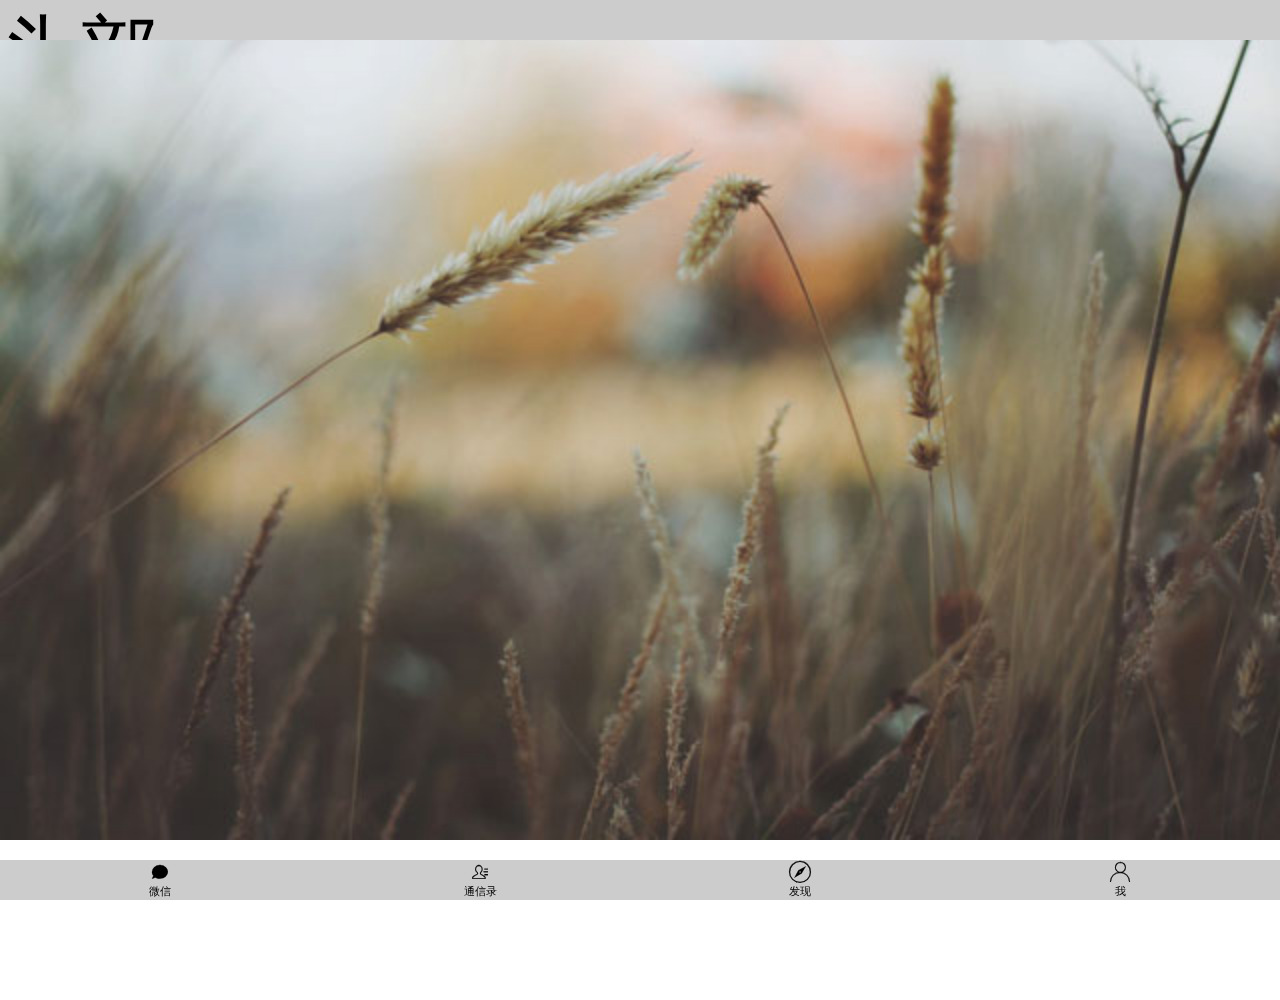
<file: index.html>
﻿<!DOCTYPE html>
<html>
	<head>
		<meta charset="utf-8" />
		<meta name="viewport" content="width=device-width, initial-scale=1.0, user-scalable=no" />
		<title></title>
		<link rel="stylesheet" href="css/iconfont.css" />
		<script type="text/javascript">
			document.documentElement.style.fontSize=innerWidth/16+"px";
		</script>
		<style>
			*{
				margin: 0;
				padding: 0;
				box-sizing: border-box;
			}
			.iconfont{
				  font-family:"iconfont" !important;
				  font-size:22px;font-style:normal;
				  -webkit-font-smoothing: antialiased;
				  -webkit-text-stroke-width: 0.2px;
				  -moz-osx-font-smoothing: grayscale;
			}
			html,
			body{
				height: 100%;
			}
			ul,ol{
				list-style: none;
			}
			body{
				padding-top: 12rem;
				padding-bottom: 40px;
				
			}
			section{
				width: 100%;
				height: 100%;
				overflow: auto;
			}
			header{
				width: 100%;
				height: 40px;
				background: #ccc;
				position: fixed;
				top: 0;
				left: 0;
			}
			footer{
				width: 100%;
				height: 40px;
				background: #ccc;
				position: fixed;
				bottom: 0;
				left: 0;
			}
			section ul li{
				position: relative;
				padding: 0.5rem 4.5rem;
				border: 1px solid #ccc;
				height: 5rem;
				
			}
			section ul li p,
			section ul li h3{
				overflow: hidden;
				white-space: nowrap;
				text-overflow: ellipsis;
			}
			section ul li p{
				padding-top: 10px;
			}
			section ul li span{
				width: 3rem;
				position: absolute;
				top: 30px;
				right: 10px;
			}
			section img{
				width: 3rem;
				position: absolute;
				top: 15px;
				left: 15px;
			}
			footer ol li{
				width: 25%;
				float: left;
				text-align: center;
			}
			footer ol li span{
				display: block;
				font-size: 11px;
			}
			.banner{
				width: 100%;
				position: fixed;
				top: 40px;
			}
			.banner img{
				width: 100%;
			}
		</style>
	</head>
	<body>
		<header>
			头部
		</header>
		<div class="banner">
			<img src="img/15.jpg"/>
		</div>
		<section>
			<ul>
				<li><img src="img/aa.jpg"/><h3>我的昵称1</h3><p>这是一句很很很很很很很很很很很很很很很很很很很很长的话</p><span>08-29</span></li>
				<li><img src="img/aa.jpg"/><h3>我的昵称2</h3><p>这是一句很很很很很很很很很很很很很很很很很很很很长的话</p><span>08-29</span></li>
				<li><img src="img/aa.jpg"/><h3>我的昵称3</h3><p>这是一句很很很很很很很很很很很很很很很很很很很很长的话</p><span>08-29</span></li>
				<li><img src="img/aa.jpg"/><h3>我的昵称4</h3><p>这是一句很很很很很很很很很很很很很很很很很很很很长的话</p><span>08-29</span></li>
				<li><img src="img/aa.jpg"/><h3>我的昵称5</h3><p>这是一句很很很很很很很很很很很很很很很很很很很很长的话</p><span>08-29</span></li>
				<li><img src="img/aa.jpg"/><h3>我的昵称6</h3><p>这是一句很很很很很很很很很很很很很很很很很很很很长的话</p><span>08-29</span></li>
				<li><img src="img/aa.jpg"/><h3>我的昵称7</h3><p>这是一句很很很很很很很很很很很很很很很很很很很很长的话</p><span>08-29</span></li>
				<li><img src="img/aa.jpg"/><h3>我的昵称8</h3><p>这是一句很很很很很很很很很很很很很很很很很很很很长的话</p><span>08-29</span></li>
				<li><img src="img/aa.jpg"/><h3>我的昵称9</h3><p>这是一句很很很很很很很很很很很很很很很很很很很很长的话</p><span>08-29</span></li>
				<li><img src="img/aa.jpg"/><h3>我的昵称10</h3><p>这是一句很很很很很很很很很很很很很很很很很很很很长的话</p><span>08-29</span></li>
				<li><img src="img/aa.jpg"/><h3>我的昵称11</h3><p>这是一句很很很很很很很很很很很很很很很很很很很很长的话</p><span>08-29</span></li>
				<li><img src="img/aa.jpg"/><h3>我的昵称12</h3><p>这是一句很很很很很很很很很很很很很很很很很很很很长的话</p><span>08-29</span></li>
				<li><img src="img/aa.jpg"/><h3>我的昵称13</h3><p>这是一句很很很很很很很很很很很很很很很很很很很很长的话</p><span>08-29</span></li>
				<li><img src="img/aa.jpg"/><h3>我的昵称14</h3><p>这是一句很很很很很很很很很很很很很很很很很很很很长的话</p><span>08-29</span></li>
				<li><img src="img/aa.jpg"/><h3>我的昵称15</h3><p>这是一句很很很很很很很很很很很很很很很很很很很很长的话</p><span>08-29</span></li>
				<li><img src="img/aa.jpg"/><h3>我的昵称16</h3><p>这是一句很很很很很很很很很很很很很很很很很很很很长的话</p><span>08-29</span></li>
				
			</ul>
		</section>
		<footer>
			<ol>
				<li>
					<span class="iconfont">&#xe6a0;</span>
					<span>微信</span>
				</li>
				<li>
					<span class="iconfont">&#xe6a1;</span>
					<span>通信录</span>
				</li>
				<li>
					<span class="iconfont">&#xe60c;</span>
					<span>发现</span>
				</li>
				<li>
					<span class="iconfont">&#xe60b;</span>
					<span>我</span>
				</li>
			</ol>
		</footer>
		<script>
			//document.addEventListener("touchstart",function(e){
			//	e.preventDefault();
			//})
		</script>
	</body>
</html>
</file>
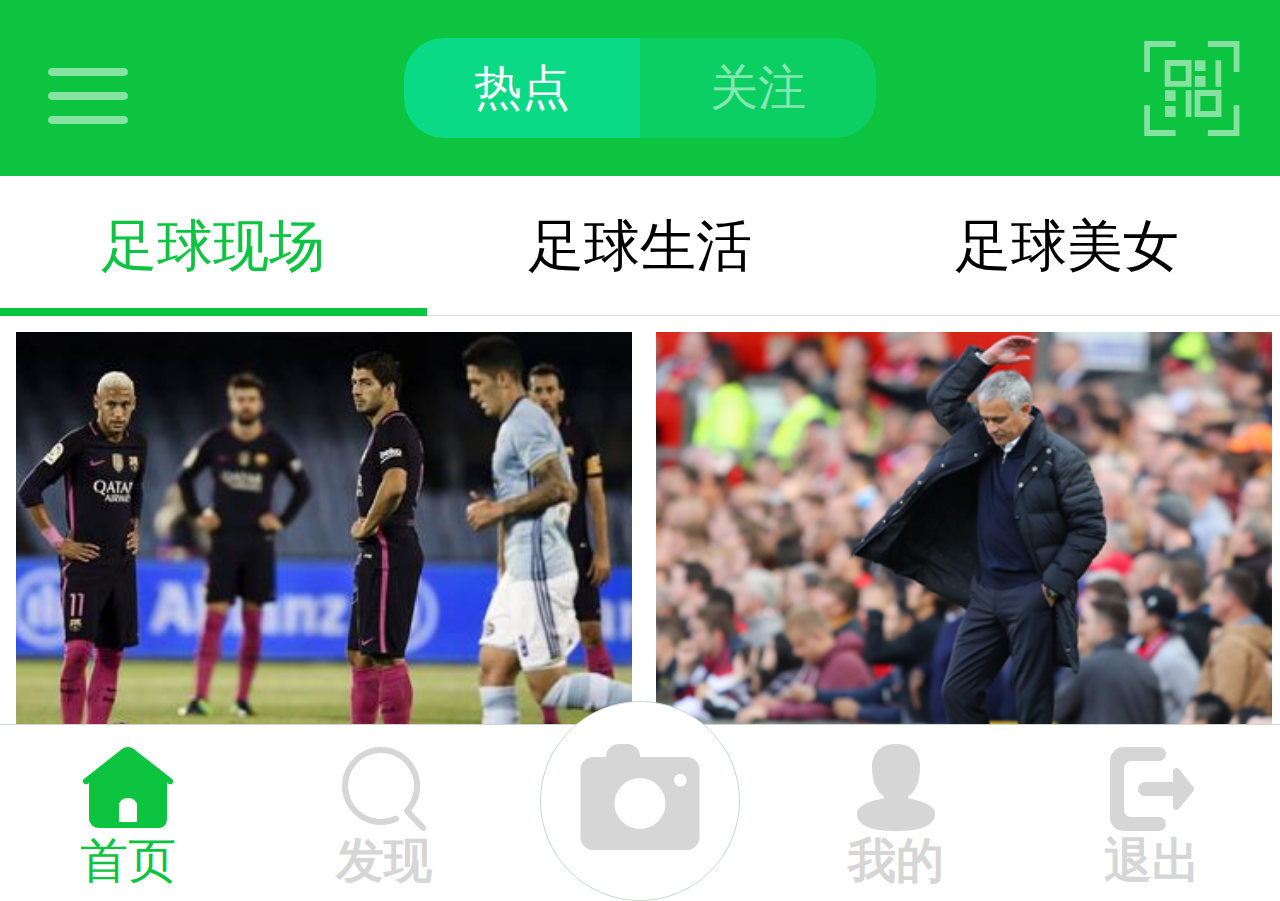
<file: daipeihu8-30/index.html>
<!DOCTYPE html>
<html>
	<head>
		<meta charset="utf-8" />
		<meta name="viewport" content="width=device-width, initial-scale=1.0,user-scalable=no" />
		<title>足球</title>
		<link rel="stylesheet" type="text/css" href="css/football.css"/>
		<script src="js/app.js"></script>
	</head>
	<body>
		<div class="container">
		    <header>
		      <ul>
		        <li class="iconfont">&#xe745;</li>
		        <li>
		          <span class="active">热点</span>
		          <span>关注</span>
		        </li>
		        <li class="iconfont">&#xe684;</li>
		      </ul>
		    </header>
		    <nav>
			    <ul>
			        <li class="active">足球现场</li>
			        <li>足球生活</li>
			        <li>足球美女</li>
			    </ul>
		    </nav>
		    <section>
		      <ul>
		        <li>
		          <img src="img/img1.jpg">
		          <b>西甲-巴萨3-4客负 皇马1-1丢榜首</b>
		        </li>
		        <li>
		          <img src="img/img2.png">
		          <b>英超-曼联憾平 曼城0-2热刺 瓜帅首败</b>
		        </li>
		        <li>
		          <img src="img/img3.jpg">
		          <b>意甲-AC米兰4-3 国米1-2罗马</b>
		        </li>
		        <li>
		          <img src="img/img4.jpg">
		          <b>德甲-拜仁1-1终结连胜 药厂擒多特</b>
		        </li>
		        <li>
		          <img src="img/img1.jpg">
		          <b>西甲-巴萨3-4客负 皇马1-1丢榜首</b>
		        </li>
		        <li>
		          <img src="img/img2.png">
		          <b>英超-曼联憾平 曼城0-2热刺 瓜帅首败</b>
		        </li>
		        <li>
		          <img src="img/img3.jpg">
		          <b>意甲-AC米兰4-3 国米1-2罗马</b>
		        </li>
		        <li>
		          <img src="img/img4.jpg">
		          <b>德甲-拜仁1-1终结连胜 药厂擒多特</b>
		        </li>
		      </ul>
		    </section>
		    <footer>
		      <ul>
		        <li class="active">
		          <i class="iconfont">&#xe6bb;</i>
		          <b>首页</b>
		        </li>
		        <li>
		          <i class="iconfont">&#xe65c;</i>
		          <b>发现</b>
		        </li>
		        <li>
		          <i class="iconfont">&#xe664;</i>
		        </li>
		        <li>
		          <i class="iconfont">&#xe735;</i>
		          <b>我的</b>
		        </li>
		        <li>
		          <i class="iconfont">&#xe603;</i>
		          <b>退出</b>
		        </li>
		      </ul>
		    </footer>
		</div>
	</body>
</html>
</file>
<file: css/iconfont.css>
@font-face {
  font-family: 'iconfont';
  src: url('../font/iconfont.eot');
  src: url('../font/iconfont.eot?#iefix') format('embedded-opentype'),
  url('../font/iconfont.woff') format('woff'),
  url('../font/iconfont.ttf') format('truetype'),
  url('../font/iconfont.svg#iconfont') format('svg');
}
</file>
<file: daipeihu8-30/css/football.css>
* { margin: 0; padding: 0; box-sizing: border-box; }

html, body, .container { width: 100%; height: 100%; }

body { font-size: 0.14rem; }

@font-face { font-family: iconfont; src: url("../iconfont/iconfont.woff") format("woff"), url("../iconfont/iconfont.ttf") format("truetype"); }
@font-face { font-family: iconfont; src: url("../iconfont/iconfont-menu.woff") format("woff"), url("../iconfont/iconfont-menu.ttf") format("truetype"); }
.iconfont { font-family: iconfont; }

ul { list-style: none; }

i { font-style: normal; }

.container { display: flex; flex-direction: column; }
.container header, .container footer { width: 100%; height: 0.44rem; }
.container header { background: #0dc441; }
.container header ul { height: 100%; display: flex; }
.container header ul li:first-child, .container header ul li:last-child { height: 100%; width: .44rem; line-height: .44rem; text-align: center; font-size: .24rem; color: rgba(255, 255, 255, 0.5); }
.container header ul li:nth-child(2) { flex: 1; display: flex; align-items: center; justify-content: center; }
.container header ul li:nth-child(2) span { height: .25rem; width: .59rem; font-size: .12rem; color: rgba(255, 255, 255, 0.5); background-color: rgba(10, 217, 133, 0.5); line-height: .25rem; text-align: center; }
.container header ul li:nth-child(2) span.active { color: white; background-color: #0ad985; }
.container header ul li:nth-child(2) span:first-child { border-radius: .10rem 0 0 .10rem; }
.container header ul li:nth-child(2) span:last-child { border-radius: 0 .10rem .10rem 0; }
.container nav { height: .35rem; background: #fff; }
.container nav ul { height: 100%; display: flex; }
.container nav ul li { flex: 1; line-height: .35rem; text-align: center; border-bottom: solid 1px #d9d9d9; }
.container nav ul li.active { border-bottom: solid .02rem #0dc441; color: #0dc441; }
.container section { flex: 1; width: 100%; overflow: auto; padding-bottom: .04rem; background-color: #fff; }
.container section ul { display: flex; flex-wrap: wrap; align-content: flex-start; }
.container section ul li { font-size: 16px; width: 50%; display: flex; flex-direction: column; align-items: center; justify-content: center; margin-top: .04rem; padding: 0 .04rem; }
.container section ul li img { width: 100%; }
.container section ul li:nth-child(odd) { padding-right: .02rem; }
.container section ul li:nth-child(even) { padding-right: .02rem; }
.container footer ul { height: 100%; display: flex; border-top: solid 0.5px #ced6cf; }
.container footer ul li { flex: 1; display: flex; flex-direction: column; align-items: center; justify-content: center; color: #d6d6d6; }
.container footer ul li b { font-size: .12rem; line-height: .12rem; }
.container footer ul li.active i, .container footer ul li.active b { color: #0dc441; font-weight: normal; }
.container footer ul li i { font-size: .24rem; line-height: .24rem; }
.container footer ul li:nth-child(3) { position: relative; }
.container footer ul li:nth-child(3) i { position: absolute; left: 50%; transform: translate(-50%, 0); top: -0.06rem; width: .50rem; height: .50rem; background-color: #fff; border-radius: 50%; border: solid 1px #ced6cf; text-align: center; line-height: .48rem; font-size: .34rem; }

/*# sourceMappingURL=football.css.map */
</file>
